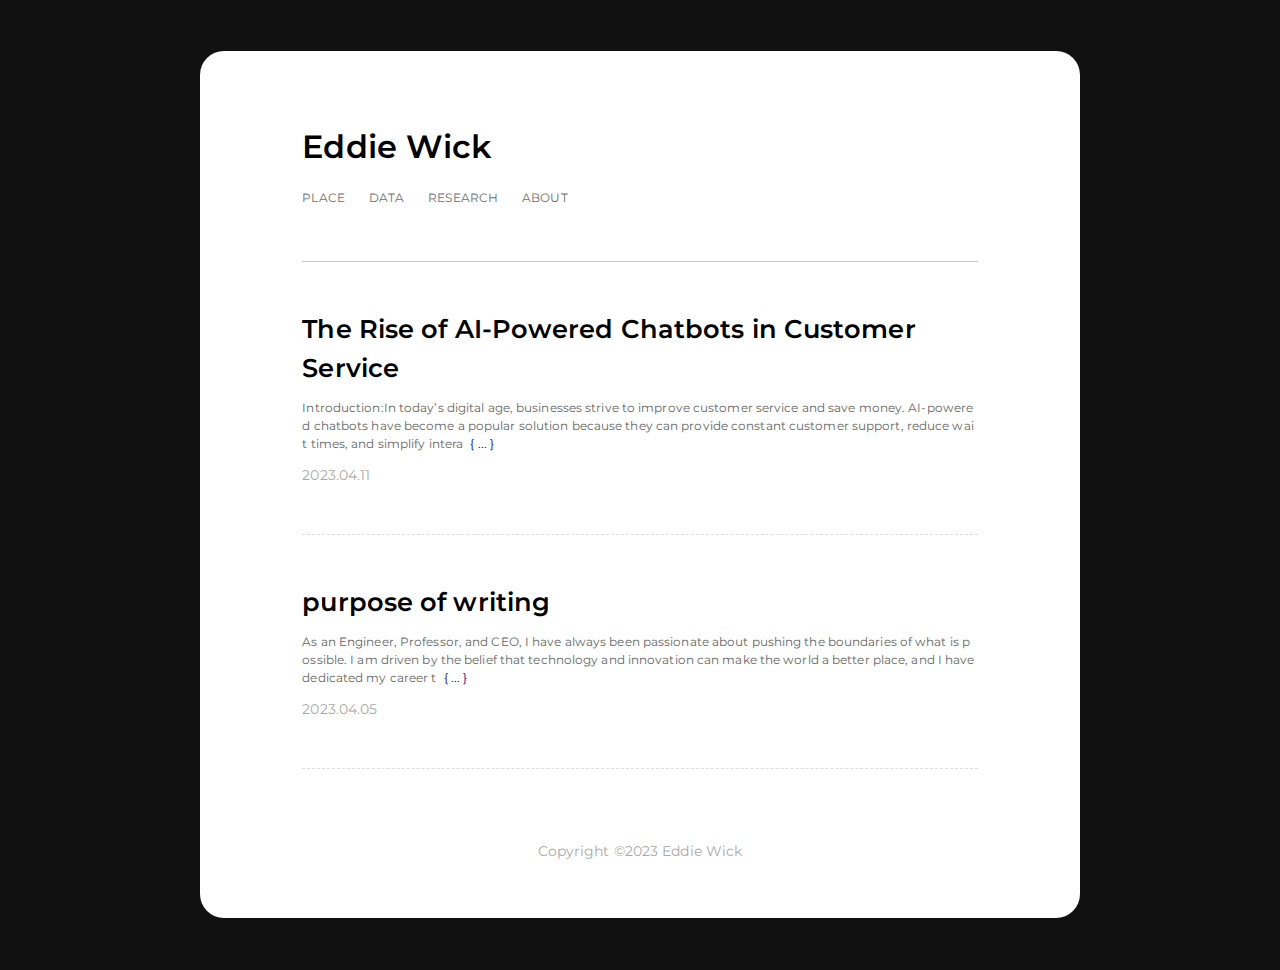
<file: index.html>
<!DOCTYPE html>
<html>
    <head>
    <meta charset="utf-8">
    <meta content="width=device-width, initial-scale=1.0, maximum-scale=1.0, user-scalable=no, viewport-fit=cover" name="viewport" />
    <link rel="alternate icon" type="image/png" href="/img/favicon.png">
    <title>Eddie Wick | </title>
    
<link rel="stylesheet" href="/css/reset.css">

    
<link rel="stylesheet" href="/css/style.css">

    
<link rel="stylesheet" href="/css/markdown.css">

    
<link rel="stylesheet" href="/css/fonts.css">

<meta name="generator" content="Hexo 5.4.2"></head>
    <body>
        <div class="paper">
            <div class="paper-main">
                
                    <div class="header">
    <a class="logo" href="/">Eddie Wick</a>
    <ul class="nav">
        
        <li><a href="/archives">PLACE</a></li>
        
        <li><a href="/data">DATA</a></li>
        
        <li><a href="/research">RESEARCH</a></li>
        
        <li><a href="/about/me">ABOUT</a></li>
        
    </ul>
</div>
                
                <div class="post-list">
    
    <div class="post">
        <a class="post-title" href="/2023/04/11/The%20Rise%20of%20AI-Powered%20Chatbots%20in%20Customer%20Service/">The Rise of AI-Powered Chatbots in Customer Service</a>
        <div class="post-except">
            Introduction:In today’s digital age, businesses strive to improve customer service and save money. AI-powered chatbots have become a popular solution because they can provide constant customer support, reduce wait times, and simplify intera
            <a class="read-more" href="/2023/04/11/The%20Rise%20of%20AI-Powered%20Chatbots%20in%20Customer%20Service/"> ... </a>
        </div>
        <div class="post-date">2023.04.11</div>
    </div>
    
    <div class="post">
        <a class="post-title" href="/2023/04/05/purpose%20of%20writing/">purpose of writing</a>
        <div class="post-except">
            As an Engineer, Professor, and CEO, I have always been passionate about pushing the boundaries of what is possible. I am driven by the belief that technology and innovation can make the world a better place, and I have dedicated my career t
            <a class="read-more" href="/2023/04/05/purpose%20of%20writing/"> ... </a>
        </div>
        <div class="post-date">2023.04.05</div>
    </div>
    
</div>

                <div class="footer">
    <span>Copyright ©2023 Eddie Wick</span>
</div>


<link rel="stylesheet" href="/css/a11y-dark.min.css">


<script src="/js/highlight.min.js"></script>


<script src="/js/highlightjs-line-numbers.js"></script>


<script>
    hljs.initHighlightingOnLoad();
    hljs.initLineNumbersOnLoad();
</script>

            </div>
        </div>
    </body>
</html>
</file>
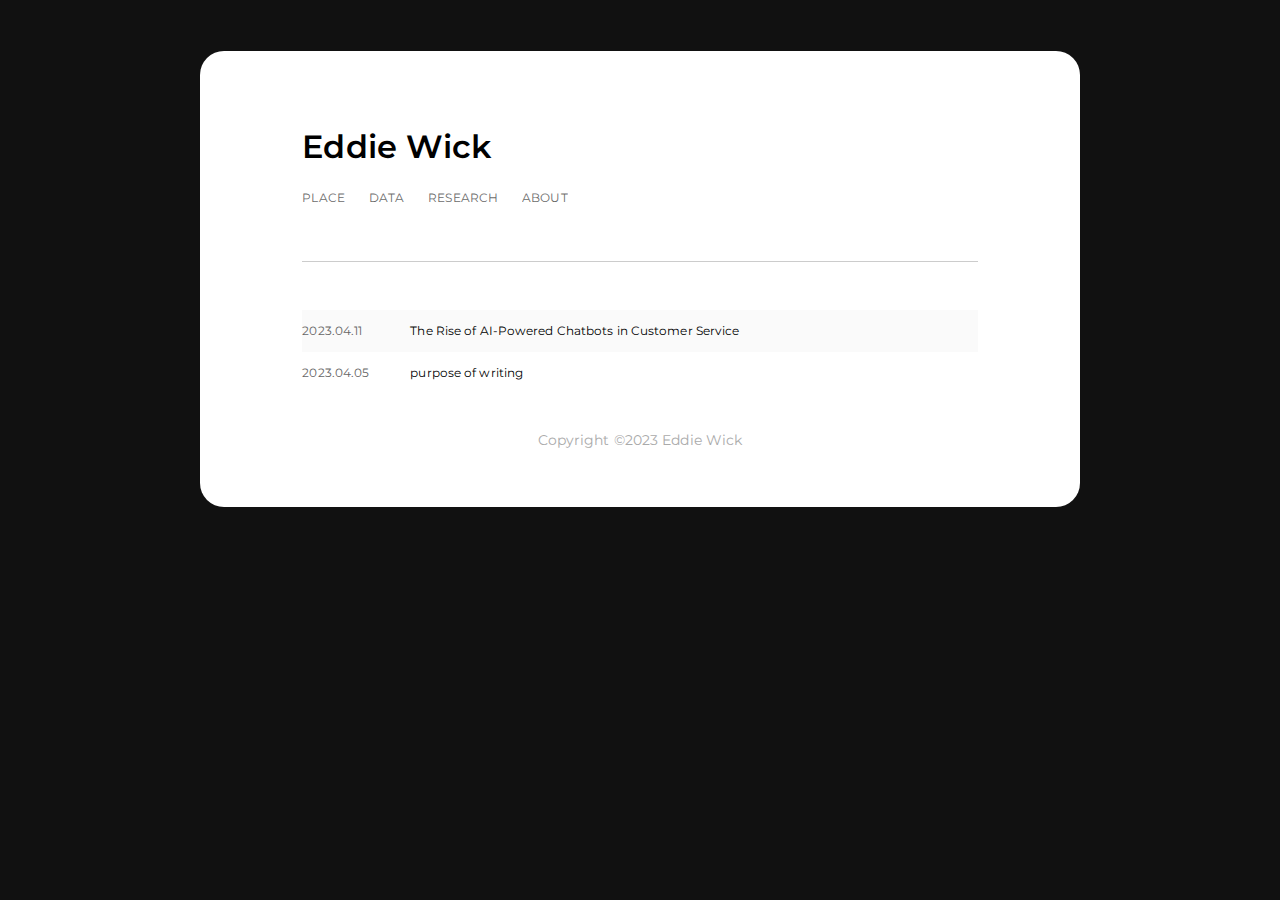
<file: archives/index.html>
<!DOCTYPE html>
<html>
    <head>
    <meta charset="utf-8">
    <meta content="width=device-width, initial-scale=1.0, maximum-scale=1.0, user-scalable=no, viewport-fit=cover" name="viewport" />
    <link rel="alternate icon" type="image/png" href="/img/favicon.png">
    <title>Eddie Wick | </title>
    
<link rel="stylesheet" href="/css/reset.css">

    
<link rel="stylesheet" href="/css/style.css">

    
<link rel="stylesheet" href="/css/markdown.css">

    
<link rel="stylesheet" href="/css/fonts.css">

<meta name="generator" content="Hexo 5.4.2"></head>
    <body>
        <div class="paper">
            <div class="paper-main">
                
                    <div class="header">
    <a class="logo" href="/">Eddie Wick</a>
    <ul class="nav">
        
        <li><a href="/archives">PLACE</a></li>
        
        <li><a href="/data">DATA</a></li>
        
        <li><a href="/research">RESEARCH</a></li>
        
        <li><a href="/about/me">ABOUT</a></li>
        
    </ul>
</div>
                
                <div class="archive-list">
    <ul class="archive">
        
        <li>
            <span class="archive-date">2023.04.11</span>
            <div class="archive-main">
                <a class="archive-title" href="/2023/04/11/The%20Rise%20of%20AI-Powered%20Chatbots%20in%20Customer%20Service/">The Rise of AI-Powered Chatbots in Customer Service</a>
                <!-- <a class="read-more" href="/2023/04/11/The%20Rise%20of%20AI-Powered%20Chatbots%20in%20Customer%20Service/"> ... </a> -->
            </div>
        </li>
        
        <li>
            <span class="archive-date">2023.04.05</span>
            <div class="archive-main">
                <a class="archive-title" href="/2023/04/05/purpose%20of%20writing/">purpose of writing</a>
                <!-- <a class="read-more" href="/2023/04/05/purpose%20of%20writing/"> ... </a> -->
            </div>
        </li>
        
    </ul>
</div>

                <div class="footer">
    <span>Copyright ©2023 Eddie Wick</span>
</div>


<link rel="stylesheet" href="/css/a11y-dark.min.css">


<script src="/js/highlight.min.js"></script>


<script src="/js/highlightjs-line-numbers.js"></script>


<script>
    hljs.initHighlightingOnLoad();
    hljs.initLineNumbersOnLoad();
</script>

            </div>
        </div>
    </body>
</html>
</file>
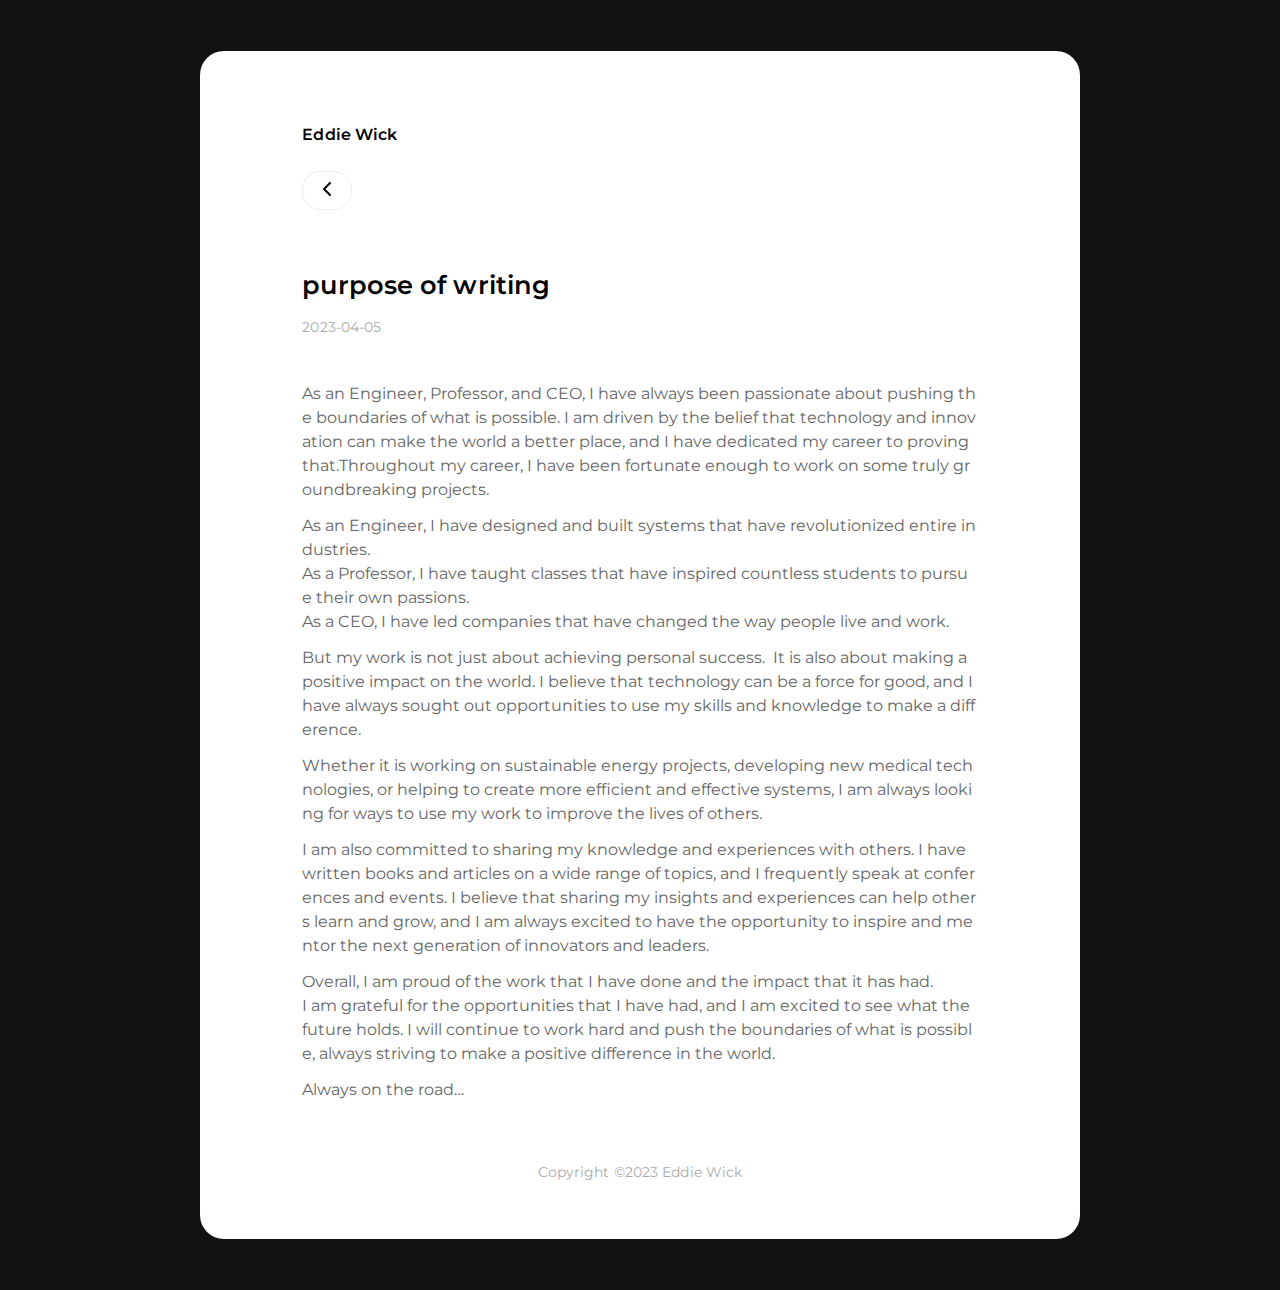
<file: 2023/04/05/purpose of writing/index.html>
<!DOCTYPE html>
<html>
    <head>
    <meta charset="utf-8">
    <meta content="width=device-width, initial-scale=1.0, maximum-scale=1.0, user-scalable=no, viewport-fit=cover" name="viewport" />
    <link rel="alternate icon" type="image/png" href="/img/favicon.png">
    <title>Eddie Wick | </title>
    
<link rel="stylesheet" href="/css/reset.css">

    
<link rel="stylesheet" href="/css/style.css">

    
<link rel="stylesheet" href="/css/markdown.css">

    
<link rel="stylesheet" href="/css/fonts.css">

<meta name="generator" content="Hexo 5.4.2"></head>
    <body>
        <div class="paper">
            <div class="paper-main">
                
                    <div class="post-header">
    <a class="logo" href="/">Eddie Wick</a>
    <a class="go-home" href="/">
        <svg width="8" height="14" viewBox="0 0 8 14">
            <path d="M7 1L1 7l6 6" stroke="#000" stroke-width="2" fill="none" fill-rule="evenodd" stroke-linecap="round" stroke-linejoin="round"/>
        </svg>
    </a>
</div>
                
                <div class="post-main">

    
    
        <div class="post-main-title">
            purpose of writing
        </div>
        <div class="post-meta">
            2023-04-05
        </div>
        <div class="post-md">
            <p>As an Engineer, Professor, and CEO, I have always been passionate about pushing the boundaries of what is possible. I am driven by the belief that technology and innovation can make the world a better place, and I have dedicated my career to proving that.Throughout my career, I have been fortunate enough to work on some truly groundbreaking projects.</p>
<p>As an Engineer, I have designed and built systems that have revolutionized entire industries.<br>As a Professor, I have taught classes that have inspired countless students to pursue their own passions.<br>As a CEO, I have led companies that have changed the way people live and work.</p>
<p>But my work is not just about achieving personal success.  It is also about making a positive impact on the world. I believe that technology can be a force for good, and I have always sought out opportunities to use my skills and knowledge to make a difference.  </p>
<p>Whether it is working on sustainable energy projects, developing new medical technologies, or helping to create more efficient and effective systems, I am always looking for ways to use my work to improve the lives of others.  </p>
<p>I am also committed to sharing my knowledge and experiences with others. I have written books and articles on a wide range of topics, and I frequently speak at conferences and events. I believe that sharing my insights and experiences can help others learn and grow, and I am always excited to have the opportunity to inspire and mentor the next generation of innovators and leaders.  </p>
<p>Overall, I am proud of the work that I have done and the impact that it has had.<br>I am grateful for the opportunities that I have had, and I am excited to see what the future holds. I will continue to work hard and push the boundaries of what is possible, always striving to make a positive difference in the world.</p>
<p>Always on the road…</p>

        </div>

    

</div>
                <div class="footer">
    <span>Copyright ©2023 Eddie Wick</span>
</div>


<link rel="stylesheet" href="/css/a11y-dark.min.css">


<script src="/js/highlight.min.js"></script>


<script src="/js/highlightjs-line-numbers.js"></script>


<script>
    hljs.initHighlightingOnLoad();
    hljs.initLineNumbersOnLoad();
</script>

            </div>
        </div>
    </body>
</html>
</file>
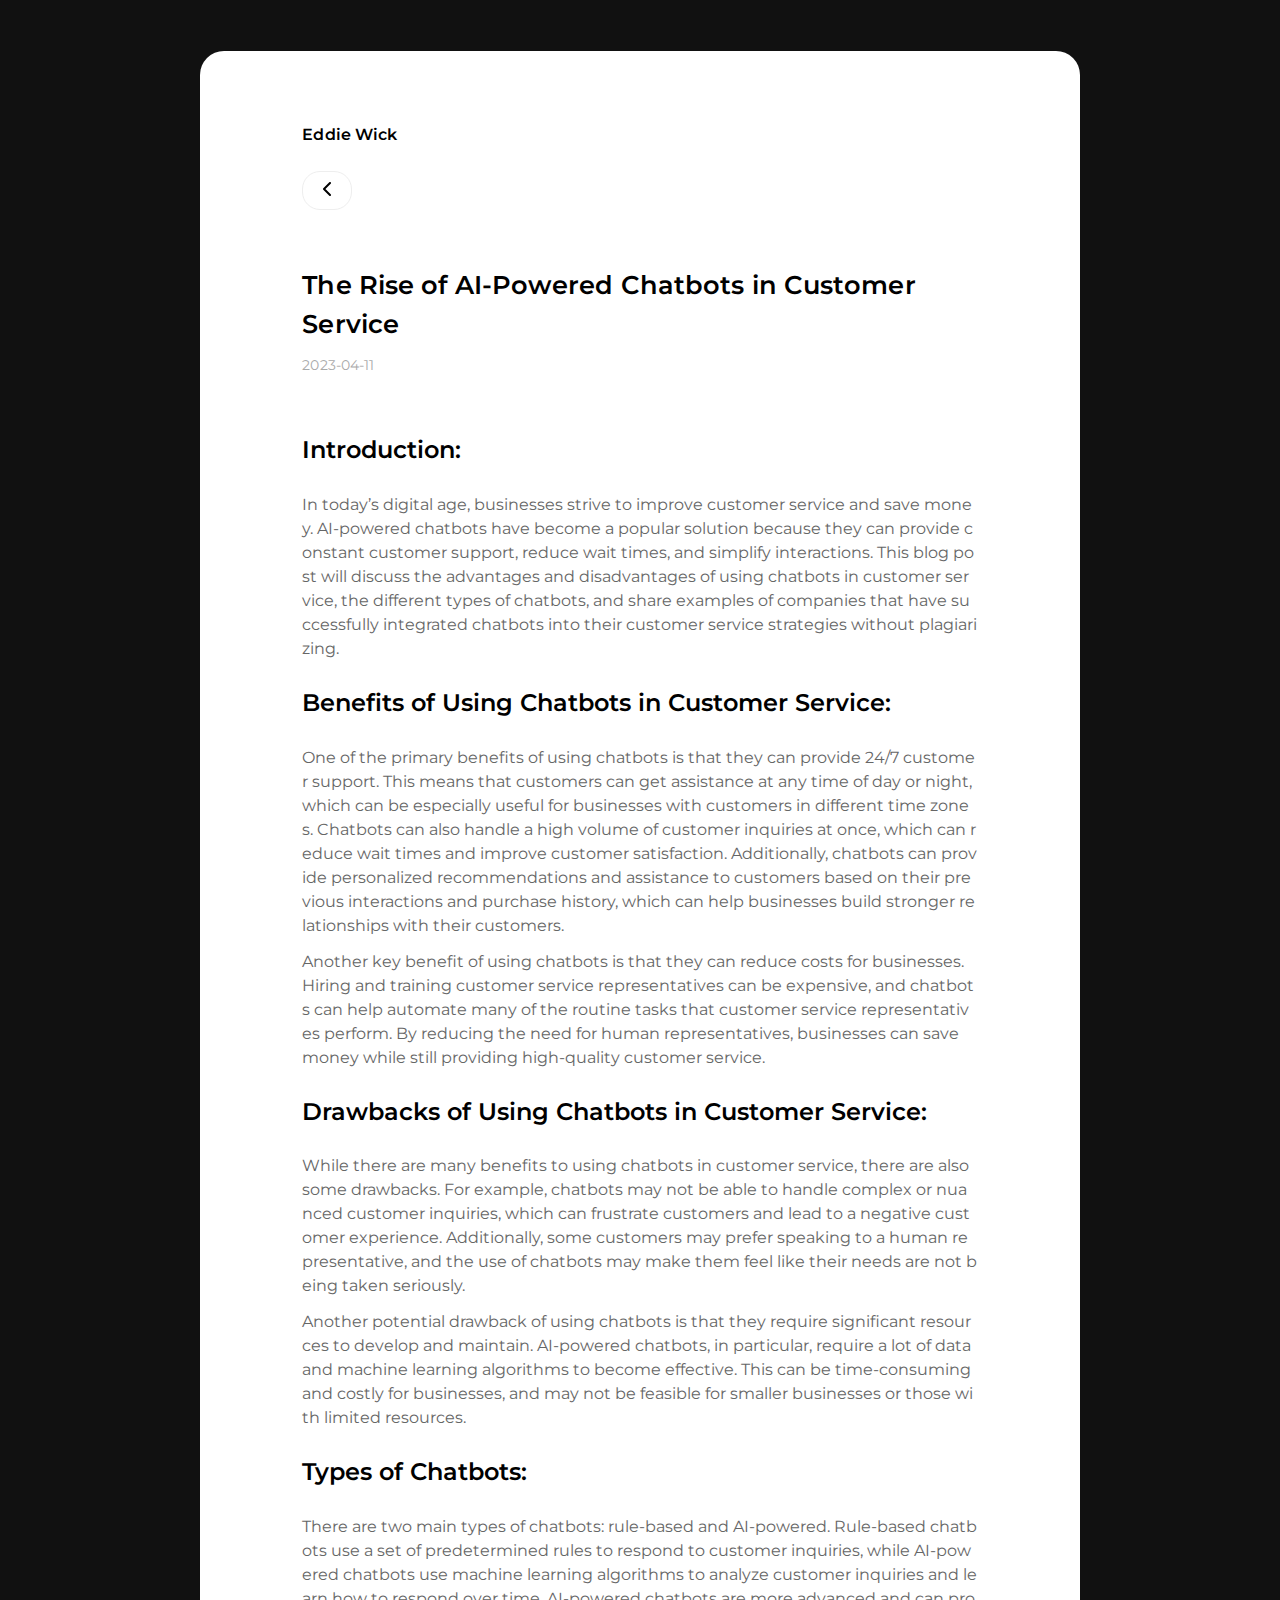
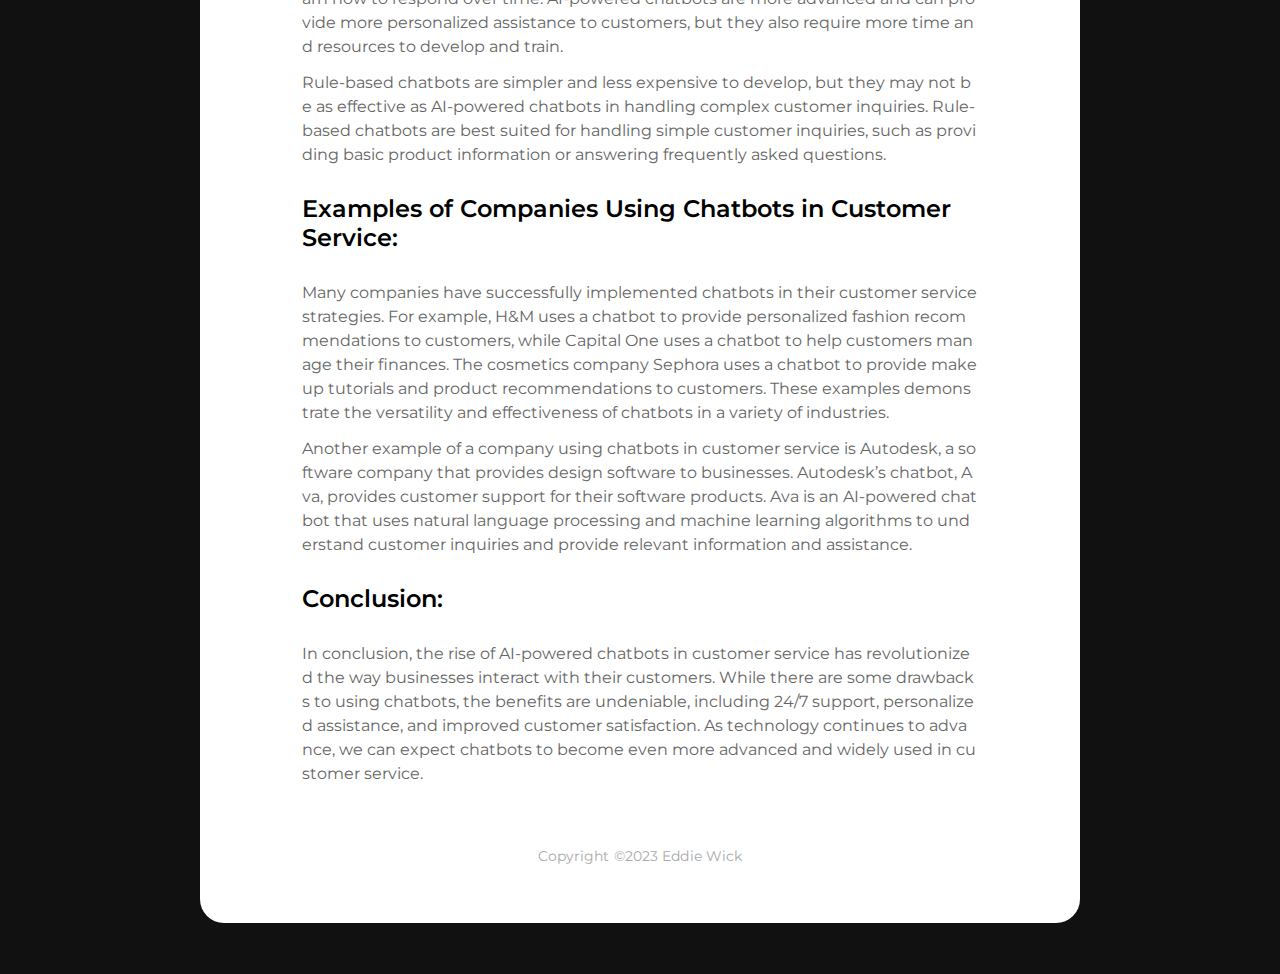
<file: 2023/04/11/The Rise of AI-Powered Chatbots in Customer Service/index.html>
<!DOCTYPE html>
<html>
    <head>
    <meta charset="utf-8">
    <meta content="width=device-width, initial-scale=1.0, maximum-scale=1.0, user-scalable=no, viewport-fit=cover" name="viewport" />
    <link rel="alternate icon" type="image/png" href="/img/favicon.png">
    <title>Eddie Wick | </title>
    
<link rel="stylesheet" href="/css/reset.css">

    
<link rel="stylesheet" href="/css/style.css">

    
<link rel="stylesheet" href="/css/markdown.css">

    
<link rel="stylesheet" href="/css/fonts.css">

<meta name="generator" content="Hexo 5.4.2"></head>
    <body>
        <div class="paper">
            <div class="paper-main">
                
                    <div class="post-header">
    <a class="logo" href="/">Eddie Wick</a>
    <a class="go-home" href="/">
        <svg width="8" height="14" viewBox="0 0 8 14">
            <path d="M7 1L1 7l6 6" stroke="#000" stroke-width="2" fill="none" fill-rule="evenodd" stroke-linecap="round" stroke-linejoin="round"/>
        </svg>
    </a>
</div>
                
                <div class="post-main">

    
    
        <div class="post-main-title">
            The Rise of AI-Powered Chatbots in Customer Service
        </div>
        <div class="post-meta">
            2023-04-11
        </div>
        <div class="post-md">
            <h4 id="Introduction"><a href="#Introduction" class="headerlink" title="Introduction:"></a>Introduction:</h4><p>In today’s digital age, businesses strive to improve customer service and save money. AI-powered chatbots have become a popular solution because they can provide constant customer support, reduce wait times, and simplify interactions. This blog post will discuss the advantages and disadvantages of using chatbots in customer service, the different types of chatbots, and share examples of companies that have successfully integrated chatbots into their customer service strategies without plagiarizing.</p>
<h4 id="Benefits-of-Using-Chatbots-in-Customer-Service"><a href="#Benefits-of-Using-Chatbots-in-Customer-Service" class="headerlink" title="Benefits of Using Chatbots in Customer Service:"></a>Benefits of Using Chatbots in Customer Service:</h4><p>One of the primary benefits of using chatbots is that they can provide 24&#x2F;7 customer support. This means that customers can get assistance at any time of day or night, which can be especially useful for businesses with customers in different time zones. Chatbots can also handle a high volume of customer inquiries at once, which can reduce wait times and improve customer satisfaction. Additionally, chatbots can provide personalized recommendations and assistance to customers based on their previous interactions and purchase history, which can help businesses build stronger relationships with their customers.</p>
<p>Another key benefit of using chatbots is that they can reduce costs for businesses. Hiring and training customer service representatives can be expensive, and chatbots can help automate many of the routine tasks that customer service representatives perform. By reducing the need for human representatives, businesses can save money while still providing high-quality customer service.</p>
<h4 id="Drawbacks-of-Using-Chatbots-in-Customer-Service"><a href="#Drawbacks-of-Using-Chatbots-in-Customer-Service" class="headerlink" title="Drawbacks of Using Chatbots in Customer Service:"></a>Drawbacks of Using Chatbots in Customer Service:</h4><p>While there are many benefits to using chatbots in customer service, there are also some drawbacks. For example, chatbots may not be able to handle complex or nuanced customer inquiries, which can frustrate customers and lead to a negative customer experience. Additionally, some customers may prefer speaking to a human representative, and the use of chatbots may make them feel like their needs are not being taken seriously.</p>
<p>Another potential drawback of using chatbots is that they require significant resources to develop and maintain. AI-powered chatbots, in particular, require a lot of data and machine learning algorithms to become effective. This can be time-consuming and costly for businesses, and may not be feasible for smaller businesses or those with limited resources.</p>
<h4 id="Types-of-Chatbots"><a href="#Types-of-Chatbots" class="headerlink" title="Types of Chatbots:"></a>Types of Chatbots:</h4><p>There are two main types of chatbots: rule-based and AI-powered. Rule-based chatbots use a set of predetermined rules to respond to customer inquiries, while AI-powered chatbots use machine learning algorithms to analyze customer inquiries and learn how to respond over time. AI-powered chatbots are more advanced and can provide more personalized assistance to customers, but they also require more time and resources to develop and train.</p>
<p>Rule-based chatbots are simpler and less expensive to develop, but they may not be as effective as AI-powered chatbots in handling complex customer inquiries. Rule-based chatbots are best suited for handling simple customer inquiries, such as providing basic product information or answering frequently asked questions.</p>
<h4 id="Examples-of-Companies-Using-Chatbots-in-Customer-Service"><a href="#Examples-of-Companies-Using-Chatbots-in-Customer-Service" class="headerlink" title="Examples of Companies Using Chatbots in Customer Service:"></a>Examples of Companies Using Chatbots in Customer Service:</h4><p>Many companies have successfully implemented chatbots in their customer service strategies. For example, H&amp;M uses a chatbot to provide personalized fashion recommendations to customers, while Capital One uses a chatbot to help customers manage their finances. The cosmetics company Sephora uses a chatbot to provide makeup tutorials and product recommendations to customers. These examples demonstrate the versatility and effectiveness of chatbots in a variety of industries.</p>
<p>Another example of a company using chatbots in customer service is Autodesk, a software company that provides design software to businesses. Autodesk’s chatbot, Ava, provides customer support for their software products. Ava is an AI-powered chatbot that uses natural language processing and machine learning algorithms to understand customer inquiries and provide relevant information and assistance.</p>
<h4 id="Conclusion"><a href="#Conclusion" class="headerlink" title="Conclusion:"></a>Conclusion:</h4><p>In conclusion, the rise of AI-powered chatbots in customer service has revolutionized the way businesses interact with their customers. While there are some drawbacks to using chatbots, the benefits are undeniable, including 24&#x2F;7 support, personalized assistance, and improved customer satisfaction. As technology continues to advance, we can expect chatbots to become even more advanced and widely used in customer service.</p>

        </div>

    

</div>
                <div class="footer">
    <span>Copyright ©2023 Eddie Wick</span>
</div>


<link rel="stylesheet" href="/css/a11y-dark.min.css">


<script src="/js/highlight.min.js"></script>


<script src="/js/highlightjs-line-numbers.js"></script>


<script>
    hljs.initHighlightingOnLoad();
    hljs.initLineNumbersOnLoad();
</script>

            </div>
        </div>
    </body>
</html>
</file>
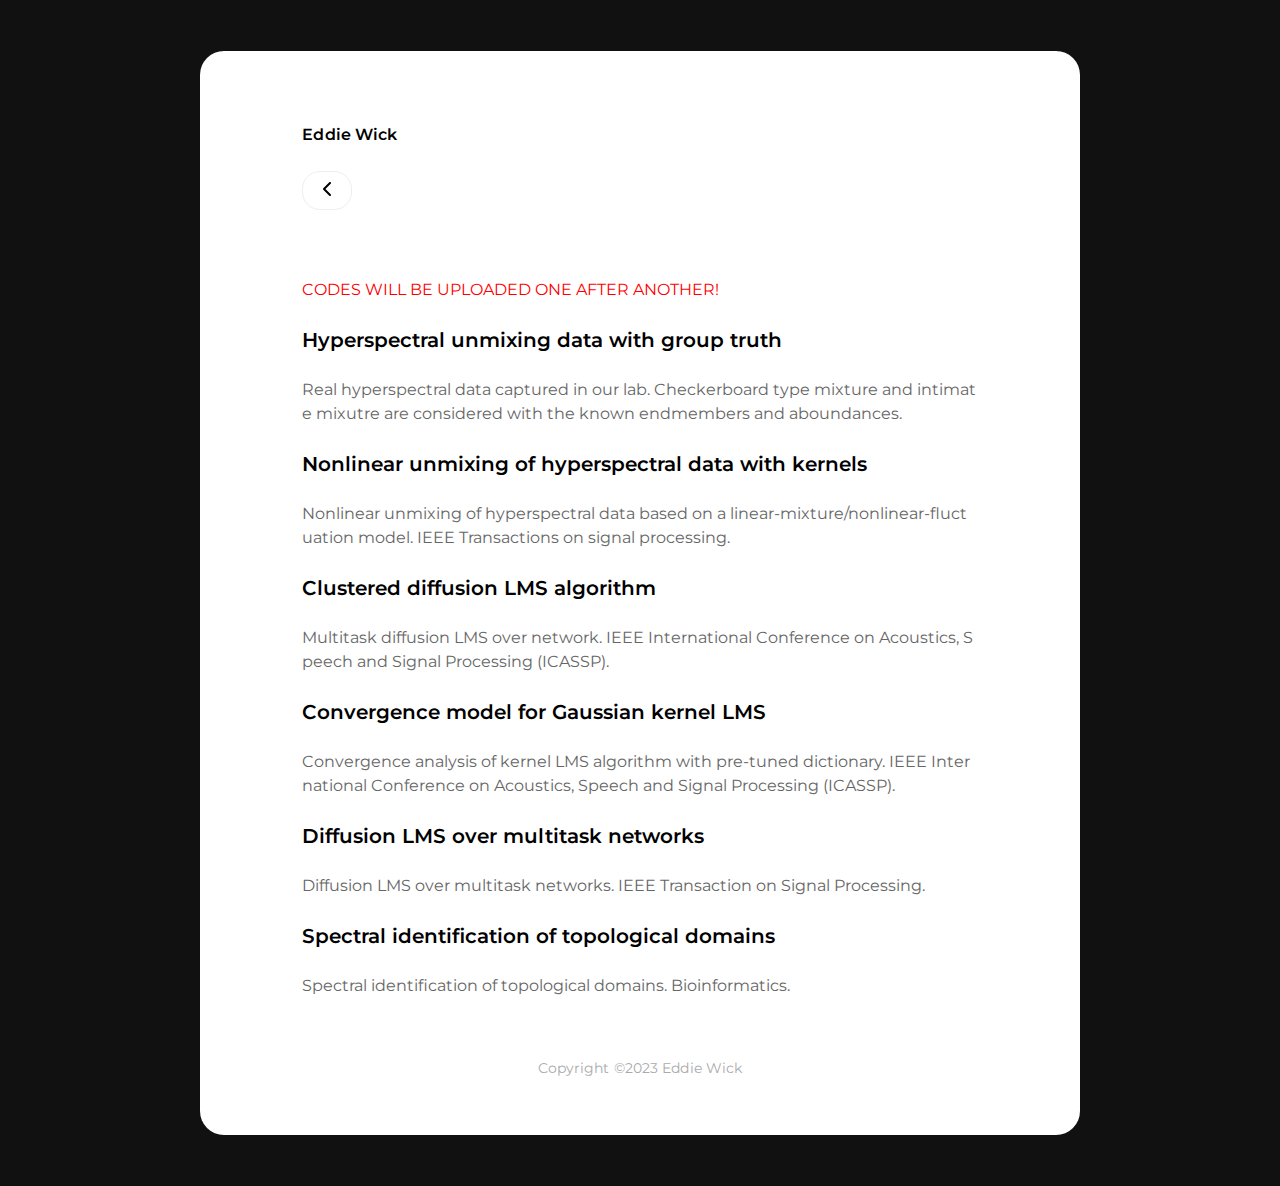
<file: data.html>
<!DOCTYPE html>
<html>
    <head>
    <meta charset="utf-8">
    <meta content="width=device-width, initial-scale=1.0, maximum-scale=1.0, user-scalable=no, viewport-fit=cover" name="viewport" />
    <link rel="alternate icon" type="image/png" href="/img/favicon.png">
    <title>Eddie Wick | </title>
    
<link rel="stylesheet" href="/css/reset.css">

    
<link rel="stylesheet" href="/css/style.css">

    
<link rel="stylesheet" href="/css/markdown.css">

    
<link rel="stylesheet" href="/css/fonts.css">

<meta name="generator" content="Hexo 5.4.2"></head>
    <body>
        <div class="paper">
            <div class="paper-main">
                
                    <div class="post-header">
    <a class="logo" href="/">Eddie Wick</a>
    <a class="go-home" href="/">
        <svg width="8" height="14" viewBox="0 0 8 14">
            <path d="M7 1L1 7l6 6" stroke="#000" stroke-width="2" fill="none" fill-rule="evenodd" stroke-linecap="round" stroke-linejoin="round"/>
        </svg>
    </a>
</div>
                
                <div class="post-main">

    

        <div class="post-md">
            <p><font color="red">CODES WILL BE UPLOADED ONE AFTER ANOTHER!</font></p>
<h5 id="Hyperspectral-unmixing-data-with-group-truth"><a href="#Hyperspectral-unmixing-data-with-group-truth" class="headerlink" title="Hyperspectral unmixing data with group truth"></a>Hyperspectral unmixing data with group truth</h5><p>Real hyperspectral data captured in our lab. Checkerboard type mixture and intimate mixutre are considered with the known endmembers and aboundances.</p>
<h5 id="Nonlinear-unmixing-of-hyperspectral-data-with-kernels"><a href="#Nonlinear-unmixing-of-hyperspectral-data-with-kernels" class="headerlink" title="Nonlinear unmixing of hyperspectral data with kernels"></a>Nonlinear unmixing of hyperspectral data with kernels</h5><p>Nonlinear unmixing of hyperspectral data based on a linear-mixture&#x2F;nonlinear-fluctuation model. IEEE Transactions on signal processing.</p>
<h5 id="Clustered-diffusion-LMS-algorithm"><a href="#Clustered-diffusion-LMS-algorithm" class="headerlink" title="Clustered diffusion LMS algorithm"></a>Clustered diffusion LMS algorithm</h5><p>Multitask diffusion LMS over network. IEEE International Conference on Acoustics, Speech and Signal Processing (ICASSP).</p>
<h5 id="Convergence-model-for-Gaussian-kernel-LMS"><a href="#Convergence-model-for-Gaussian-kernel-LMS" class="headerlink" title="Convergence model for Gaussian kernel LMS"></a>Convergence model for Gaussian kernel LMS</h5><p>Convergence analysis of kernel LMS algorithm with pre-tuned dictionary. IEEE International Conference on Acoustics, Speech and Signal Processing (ICASSP).</p>
<h5 id="Diffusion-LMS-over-multitask-networks"><a href="#Diffusion-LMS-over-multitask-networks" class="headerlink" title="Diffusion LMS over multitask networks"></a>Diffusion LMS over multitask networks</h5><p>Diffusion LMS over multitask networks. IEEE Transaction on Signal Processing.</p>
<h5 id="Spectral-identification-of-topological-domains"><a href="#Spectral-identification-of-topological-domains" class="headerlink" title="Spectral identification of topological domains"></a>Spectral identification of topological domains</h5><p>Spectral identification of topological domains. Bioinformatics. </p>

        </div>

    

</div>
                <div class="footer">
    <span>Copyright ©2023 Eddie Wick</span>
</div>


<link rel="stylesheet" href="/css/a11y-dark.min.css">


<script src="/js/highlight.min.js"></script>


<script src="/js/highlightjs-line-numbers.js"></script>


<script>
    hljs.initHighlightingOnLoad();
    hljs.initLineNumbersOnLoad();
</script>

            </div>
        </div>
    </body>
</html>
</file>
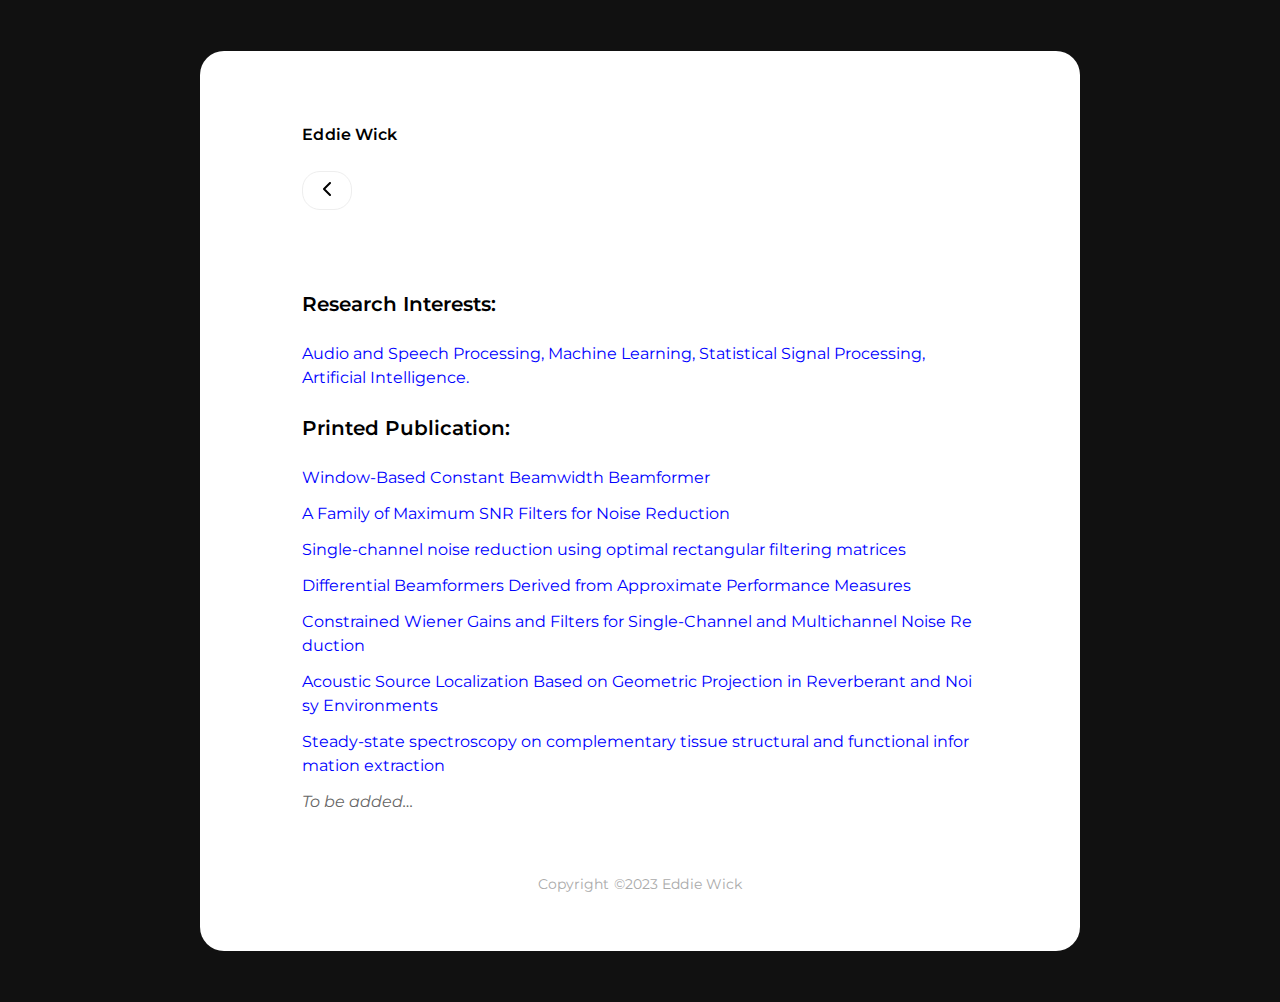
<file: research.html>
<!DOCTYPE html>
<html>
    <head>
    <meta charset="utf-8">
    <meta content="width=device-width, initial-scale=1.0, maximum-scale=1.0, user-scalable=no, viewport-fit=cover" name="viewport" />
    <link rel="alternate icon" type="image/png" href="/img/favicon.png">
    <title>Eddie Wick | </title>
    
<link rel="stylesheet" href="/css/reset.css">

    
<link rel="stylesheet" href="/css/style.css">

    
<link rel="stylesheet" href="/css/markdown.css">

    
<link rel="stylesheet" href="/css/fonts.css">

<meta name="generator" content="Hexo 5.4.2"></head>
    <body>
        <div class="paper">
            <div class="paper-main">
                
                    <div class="post-header">
    <a class="logo" href="/">Eddie Wick</a>
    <a class="go-home" href="/">
        <svg width="8" height="14" viewBox="0 0 8 14">
            <path d="M7 1L1 7l6 6" stroke="#000" stroke-width="2" fill="none" fill-rule="evenodd" stroke-linecap="round" stroke-linejoin="round"/>
        </svg>
    </a>
</div>
                
                <div class="post-main">

    

        <div class="post-md">
            <h5 id="Research-Interests"><a href="#Research-Interests" class="headerlink" title="Research Interests:"></a>Research Interests:</h5><font color="blue">
Audio and Speech Processing, Machine Learning, Statistical Signal Processing, Artificial Intelligence.  
</font>

<h5 id="Printed-Publication"><a href="#Printed-Publication" class="headerlink" title="Printed Publication:"></a>Printed Publication:</h5><font color="blue">

<p>Window-Based Constant Beamwidth Beamformer </p>
<p>A Family of Maximum SNR Filters for Noise Reduction</p>
<p>Single-channel noise reduction using optimal rectangular filtering matrices </p>
<p>Differential Beamformers Derived from Approximate Performance Measures </p>
<p>Constrained Wiener Gains and Filters for Single-Channel and Multichannel Noise Reduction  </p>
<p>Acoustic Source Localization Based on Geometric Projection in Reverberant and Noisy Environments</p>
<p>Steady-state spectroscopy on complementary tissue structural and functional information extraction  </p>
</font>





<p><em>To be added…</em></p>

        </div>

    

</div>
                <div class="footer">
    <span>Copyright ©2023 Eddie Wick</span>
</div>


<link rel="stylesheet" href="/css/a11y-dark.min.css">


<script src="/js/highlight.min.js"></script>


<script src="/js/highlightjs-line-numbers.js"></script>


<script>
    hljs.initHighlightingOnLoad();
    hljs.initLineNumbersOnLoad();
</script>

            </div>
        </div>
    </body>
</html>
</file>
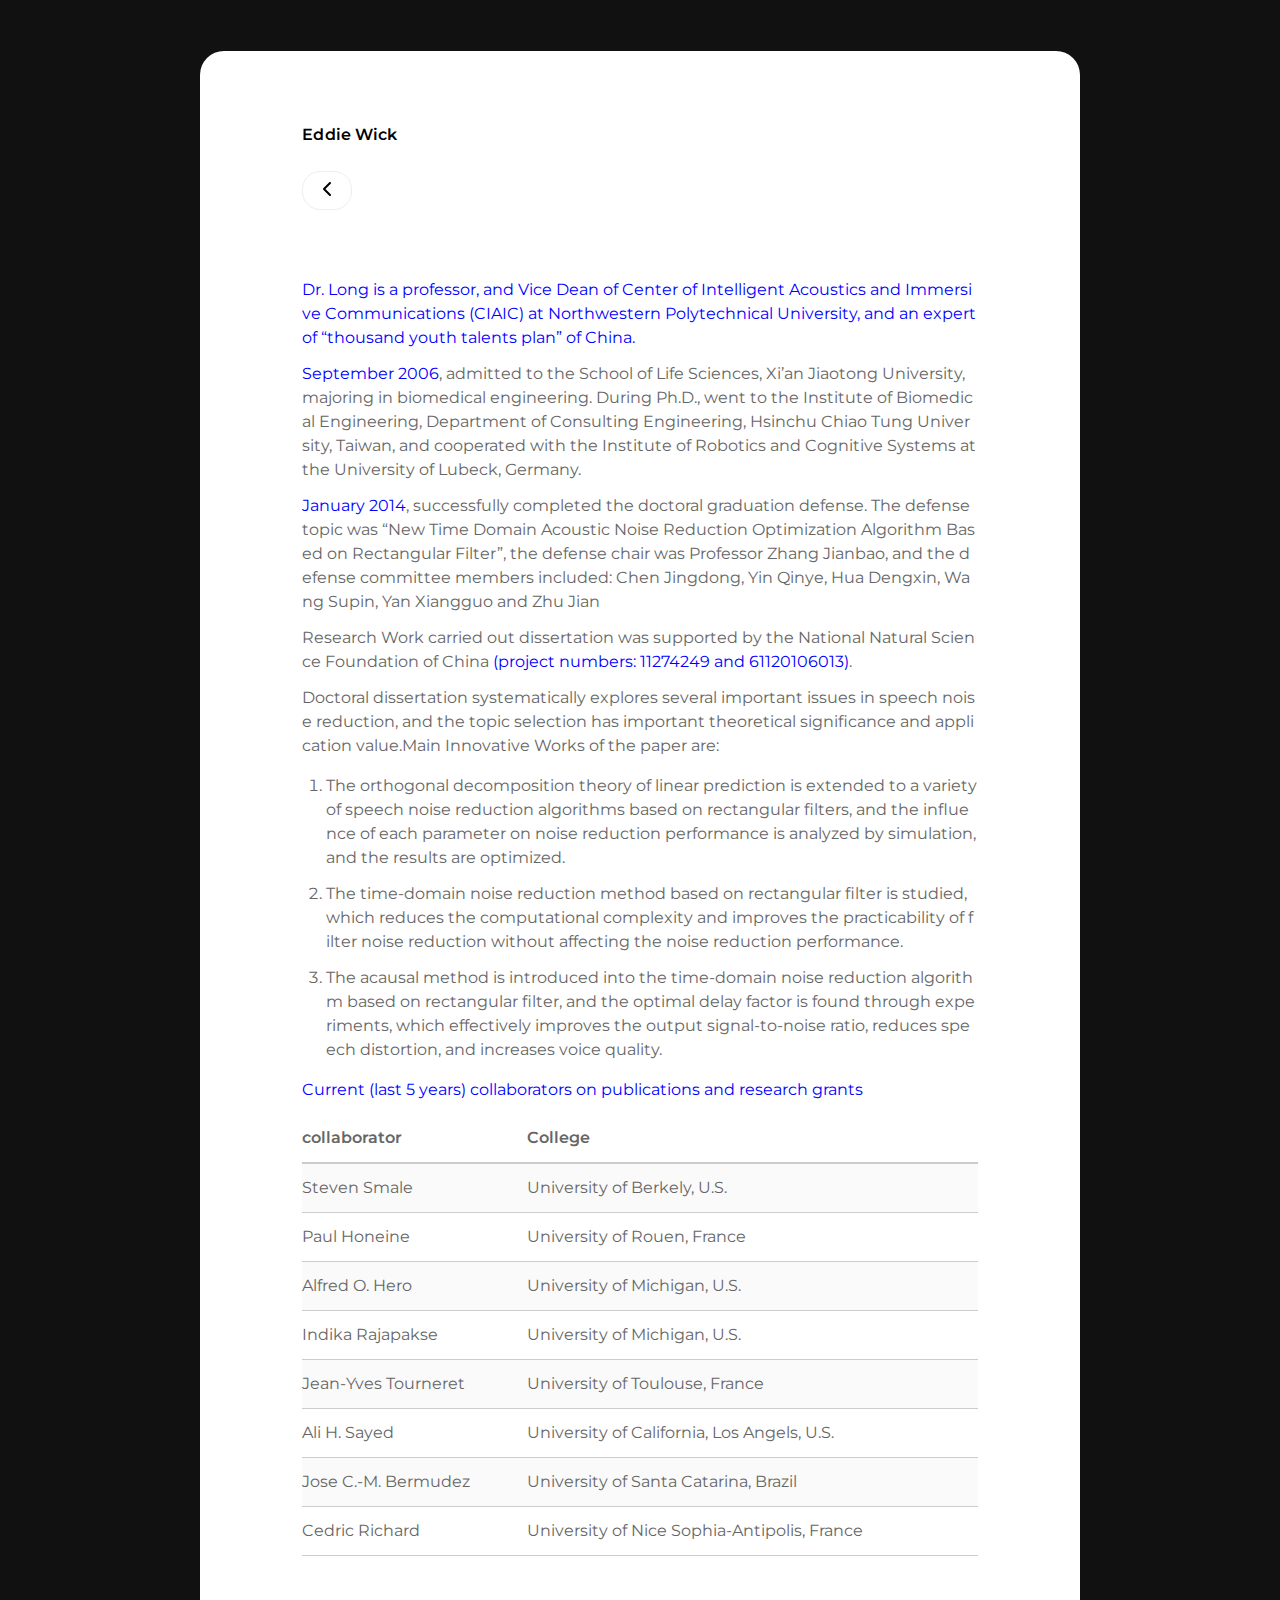
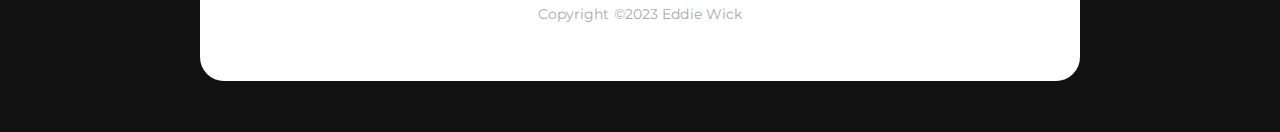
<file: about/me.html>
<!DOCTYPE html>
<html>
    <head>
    <meta charset="utf-8">
    <meta content="width=device-width, initial-scale=1.0, maximum-scale=1.0, user-scalable=no, viewport-fit=cover" name="viewport" />
    <link rel="alternate icon" type="image/png" href="/img/favicon.png">
    <title>Eddie Wick | </title>
    
<link rel="stylesheet" href="/css/reset.css">

    
<link rel="stylesheet" href="/css/style.css">

    
<link rel="stylesheet" href="/css/markdown.css">

    
<link rel="stylesheet" href="/css/fonts.css">

<meta name="generator" content="Hexo 5.4.2"></head>
    <body>
        <div class="paper">
            <div class="paper-main">
                
                    <div class="post-header">
    <a class="logo" href="/">Eddie Wick</a>
    <a class="go-home" href="/">
        <svg width="8" height="14" viewBox="0 0 8 14">
            <path d="M7 1L1 7l6 6" stroke="#000" stroke-width="2" fill="none" fill-rule="evenodd" stroke-linecap="round" stroke-linejoin="round"/>
        </svg>
    </a>
</div>
                
                <div class="post-main">

    

        <div class="post-md">
            <p><font color="blue">Dr. Long is a professor, and Vice Dean of Center of Intelligent Acoustics and Immersive Communications (CIAIC) at Northwestern Polytechnical University, and an expert of “thousand youth talents plan” of China. </font></p>
<p><font color="blue">September 2006</font>, admitted to the School of Life Sciences, Xi’an Jiaotong University, majoring in biomedical engineering. During Ph.D., went to the Institute of Biomedical Engineering, Department of Consulting Engineering, Hsinchu Chiao Tung University, Taiwan, and cooperated with the Institute of Robotics and Cognitive Systems at the University of Lubeck, Germany.</p>
<p><font color="blue">January 2014</font>, successfully completed the doctoral graduation defense. The defense topic was “New Time Domain Acoustic Noise Reduction Optimization Algorithm Based on Rectangular Filter”, the defense chair was Professor Zhang Jianbao, and the defense committee members included: Chen Jingdong, Yin Qinye, Hua Dengxin, Wang Supin, Yan Xiangguo and Zhu Jian</p>
<p>Research Work carried out dissertation was supported by the National Natural Science Foundation of China <font color="blue">(project numbers: 11274249 and 61120106013)</font>.</p>
<p>Doctoral dissertation systematically explores several important issues in speech noise reduction, and the topic selection has important theoretical significance and application value.Main Innovative Works of the paper are:</p>
<ol>
<li><p>The orthogonal decomposition theory of linear prediction is extended to a variety of speech noise reduction algorithms based on rectangular filters, and the influence of each parameter on noise reduction performance is analyzed by simulation, and the results are optimized.</p>
</li>
<li><p>The time-domain noise reduction method based on rectangular filter is studied, which reduces the computational complexity and improves the practicability of filter noise reduction without affecting the noise reduction performance.</p>
</li>
<li><p>The acausal method is introduced into the time-domain noise reduction algorithm based on rectangular filter, and the optimal delay factor is found through experiments, which effectively improves the output signal-to-noise ratio, reduces speech distortion, and increases voice quality.</p>
</li>
</ol>
<p><font color="blue">Current (last 5 years) collaborators on publications and research grants</font></p>
<table>
<thead>
<tr>
<th align="left">collaborator</th>
<th align="left">College</th>
</tr>
</thead>
<tbody><tr>
<td align="left">Steven Smale</td>
<td align="left">University of Berkely, U.S.</td>
</tr>
<tr>
<td align="left">Paul Honeine</td>
<td align="left">University of Rouen, France</td>
</tr>
<tr>
<td align="left">Alfred O. Hero</td>
<td align="left">University of Michigan, U.S.</td>
</tr>
<tr>
<td align="left">Indika Rajapakse</td>
<td align="left">University of Michigan, U.S.</td>
</tr>
<tr>
<td align="left">Jean-Yves Tourneret</td>
<td align="left">University of Toulouse, France</td>
</tr>
<tr>
<td align="left">Ali H. Sayed</td>
<td align="left">University of California, Los Angels, U.S.</td>
</tr>
<tr>
<td align="left">Jose C.-M. Bermudez</td>
<td align="left">University of Santa Catarina, Brazil</td>
</tr>
<tr>
<td align="left">Cedric Richard</td>
<td align="left">University of Nice Sophia-Antipolis, France</td>
</tr>
</tbody></table>

        </div>

    

</div>
                <div class="footer">
    <span>Copyright ©2023 Eddie Wick</span>
</div>


<link rel="stylesheet" href="/css/a11y-dark.min.css">


<script src="/js/highlight.min.js"></script>


<script src="/js/highlightjs-line-numbers.js"></script>


<script>
    hljs.initHighlightingOnLoad();
    hljs.initLineNumbersOnLoad();
</script>

            </div>
        </div>
    </body>
</html>
</file>
<file: css/style.css>
@charset "utf-8";

:root
{
    --font-color-0: #04077e;
    --font-color-1: #000;
    --font-color-2: #666;
    --font-color-3: #aaa;
    --bg-color-1: #eee;
    --line-1: #ccc;
    --line-2: #ddd;
}
p
{
    word-wrap: break-word;
    word-break: break-all;
    white-space: pre-wrap;
}

body
{
    font-family: "Montserrat", "SF UI Text", "PingFang SC", "Hiragino Sans GB", "Microsoft YaHei", "Segoe UI", "Helvetica Neue", Helvetica, "Apple Color Emoji", "Segoe UI Emoji", "Segoe UI Symbol", sans-serif;
    font-size: 12px;
    line-height: 1.5;
    letter-spacing: 0.1px;
    color: var(--font-color-2);
    background: #111;
}
a
{
    text-decoration: none;
    color: var(--font-color-1);
}

.paper
{
    padding: 4vw;
}
.paper-main
{
    width: 100%;
    max-width: 880px;
    margin: 0 auto;
    padding: 72px 8vw 24px;
    background: #fff;
    border-radius: 24px;
    background: #fff;
}

.header
{
    padding-bottom: 48px;
    margin-bottom: 48px;
    border-bottom: 1px solid var(--line-1);
    display: flex;
    flex-direction: row;
    flex-wrap: wrap;
    justify-content: flex-start;
    align-content: center;
}
.logo
{
    font-size: 2rem;
    font-weight: 600;
    color: var(--font-color-1);
    margin-bottom: 16px;
    flex: 0 0 100%;
}
.nav
{
    margin: 0 0 4px;
    flex: 0 0 100%;
    display: flex;
    flex-direction: row;
    flex-wrap: wrap;
    justify-content: flex-start;
    align-content: center;
}
.nav li
{
    padding: 2px 0;
    margin-right: 24px;
}
.nav li:last-of-type
{
    margin-right: 0;
}
.nav li a
{
    color: var(--font-color-1);
    opacity: .6;
    transition: opacity ease-in-out .5s;
}
.nav li a:hover
{
    opacity: 1;
    transition: opacity ease-in-out .5s;
}

.post-header
{
    margin-bottom: 48px;
    display: flex;
    flex-direction: row;
    flex-wrap: wrap;
    justify-content: flex-start;
    align-content: center;
}
.post-header .logo
{
    font-size: 1rem;
}
.post-header .go-home
{
    display: block;
    padding: 10px 20px 8px;
    border-radius: 18px;
    background: #fff;
    border: 1px solid #eee;
    margin: 8px 0;
    transition: background ease-in-out .5s;
}
.post-header .go-home:hover
{
    background: var(--bg-color-1);
    transition: background ease-in-out .5s;
}
.post-header .go-home svg
{
    transform: translateX(0);
    transition: transform ease-in-out .5s;
}
.post-header .go-home:hover svg
{
    transform: translateX(-4px);
    transition: transform ease-in-out .5s;
}

.post-list
{
    display: flex;
    flex-direction: column;
    flex-wrap: wrap;
    justify-content: flex-start;
    align-items: stretch;
}
.post
{
    width: 100%;
    padding-bottom: 48px;
    margin-bottom: 48px;
    border-bottom: 1px dashed var(--line-2);
}
.post-title
{
    display: inline-block;
    font-size: 1.6rem;
    font-weight: 600;
    line-height: 1.5;
    margin-bottom: 12px;
    color: var(--font-color-1);
    /*transition: color ease-in-out .5s;*/
}
.post-title:hover
{
    color: var(--font-color-0);
    transition: color ease-in-out .5s;
}
.post-except
{
    word-break: break-all;
    margin-bottom: 12px;
}
.read-more
{
    padding: 0 4px;
    color: var(--font-color-0);   
}
.read-more:before,
.read-more:after
{
    display: inline-block;
    transition: transform ease-in-out .5s;
}
.read-more:before
{
    content: "{ ";
}
.read-more:after
{
    content: " }";
}
.read-more:hover:before
{
    transform: translateX(-4px);
    transition: transform ease-in-out .25s;
}
.read-more:hover:after
{
    transform: translateX(4px);
    transition: transform ease-in-out .25s;
}
.post-date
{
    font-size: 0.875rem;
    color: var(--font-color-3);
}

.paginator
{
    font-size: 0.875rem;
    width: 100%;
    margin: 0 auto 24px;
    display: flex;
    flex-direction: row;
    flex-wrap: wrap;
    justify-content: space-evenly;
    align-items: center;
}
.paginator *
{
    display: block;
    padding: 8px 16px;
    border-radius: 18px;
    background: #fff;
    border: 1px solid #eee;
}
.paginator .space
{
    display: block;
    padding: 8px 16px;
    border-radius: 18px;
    background: #fff;
    border: none;
}
.paginator a
{
    margin: 4px;
    color: var(--font-color-2);
    transition: color ease-in-out .5s;
}
.paginator a:hover
{
    color: var(--font-color-0);
    transition: color ease-in-out .5s;
}
.paginator .current
{
    color: var(--font-color-0);
    border: 1px solid var(--font-color-0);
}

.footer
{
    padding: 24px 0;
    font-size: 0.875rem;
    color: var(--font-color-3);
    display: flex;
    flex-direction: column;
    flex-wrap: nowrap;
    justify-content: flex-start;
    align-content: center;
}
.footer span
{
    text-align: center;
    margin-bottom: 8px;
}
.footer a
{
    color: var(--font-color-3);
    transition: color ease-in-out .5s;
}
.footer a:hover
{
    color: var(--font-color-0);
    transition: color ease-in-out .5s;
}

.post-main
{
    display: flex;
    flex-direction: row;
    flex-wrap: wrap;
    justify-content: flex-start;
    align-items: center;
    margin-bottom: 24px;
}
.post-main-title
{
    flex: 0 0 100%;
    margin-bottom: 12px;
    font-size: 1.6rem;
    font-weight: 600;
    line-height: 1.5;
    color: var(--font-color-1);
}
.post-meta
{
    font-size: 0.875rem;
    color: var(--font-color-3);
    flex: 0 0 100%;
    margin-bottom: 32px;
}

.archive
{
    display: flex;
    flex-direction: column;
    flex-wrap: wrap;
    justify-content: space-between;
    align-content: normal;
}
.archive li
{
    display: flex;
    flex-direction: row;
    flex-wrap: nowrap;
    justify-content: flex-start;
    align-content: center;
    padding: 12px 0;
}
.archive li:nth-child(odd)
{
    background: #fafafa;
}
.archive li:nth-child(even)
{
    background: #fff;
}
.archive li span
{
    width: 108px;
    color: var(--font-color-2);
}
.archive-main
{
    flex: 0 1 calc( 100% - 108px );
}
.archive-title
{
    color: var(--font-color-1);
    /*transition: color ease-in-out .5s;*/
}
.archive-title:hover
{
    color: var(--font-color-0);
    transition: color ease-in-out .5s;
}
</file>
<file: css/markdown.css>
@charset "utf-8";

.post-md
{
    width: 100%;
    font-size: 16px;
    letter-spacing: 0;
}

.post-md h1,
.post-md h2,
.post-md h3,
.post-md h4,
.post-md h5,
.post-md h6
{
    color: var(--font-color-1);
    margin: 12px 0;
}
.post-md h1
{
    font-size: 2.5rem;
    line-height: 1.2;
    padding: 24px 0;
}
.post-md h2
{
    font-size: 2rem;
    line-height: 1.2;
    padding: 20px 0;
}
.post-md h3
{
    font-size: 1.75rem;
    line-height: 1.2;
    padding: 18px 0;
}
.post-md h4
{
    font-size: 1.5rem;
    line-height: 1.2;
    padding: 16px 0;
}
.post-md h5
{
    font-size: 1.25rem;
    line-height: 1.2;
    padding: 14px 0;
}
.post-md h6
{
    font-size: 1.125rem;
    line-height: 1.2;
    padding: 12px 0;
}
.post-md a
{
    color: var(--font-color-2);
    box-shadow: 0 2px 0 var(--line-1);
    transition: color ease-in-out .65s, box-shadow ease-in-out .65s;
}
.post-md a:hover
{
    color: var(--font-color-0);
    box-shadow: 0 2px 0 var(--font-color-0);
    transition: color ease-in-out .65s, box-shadow ease-in-out .65s;
}
.post-md strong
{
    font-weight: 700;
}
.post-md em
{
    font-style: italic;
}
.post-md kbd
{
    padding: 2px 4px;
    border-radius: 2px;
    background: #eee;
    border: 1px solid #ddd;
}
.post-md ol
{
    list-style: decimal;
    padding-left: 24px;
}
.post-md ul
{
    list-style: disc;
    padding-left: 24px;
}
.post-md img
{
    border-radius: 4px;
}
.post-md hr
{
    border: none;
    height: 1px;
    background: var(--line-1);
    margin: 24px 0;
}

.post-md p,
.post-md blockquote
{
    width: 100%;
    margin: 12px 0;
}
.post-md blockquote
{
    border-left: 2px solid var(--line-2);
    padding-left: 12px;
    word-wrap: break-word;
}

.post-md .video-container
{
    background: #000;
    border-radius: 4px;
    overflow: hidden;
}
.post-md iframe,
.post-md .video-container iframe
{
    width: 100%;
    height: 100vh;
    max-height: 360px;
    margin: 12px 0;
}

.post-md>table
{
    width: 100%;
    text-align: left;
    border-spacing: 0;
}
.post-md>table th
{
    padding: 12px 0;
    border-bottom: 2px solid var(--line-1);
}
.post-md>table tr:nth-child(odd) td
{
    padding: 12px 0;
    border-bottom: 1px solid var(--line-1);
    background: #fafafa;
}
.post-md>table tr:nth-child(even) td
{
    padding: 12px 0;
    border-bottom: 1px solid var(--line-1);
    background: #fff;
}

.post-md code
{
    border-radius: 4px;
    background: #2b2b2b;
    padding: 2px 4px;
    color: #f8f8f2;
    font-size: 1rem;
}

.post-md .hljs-ln-numbers
{
    opacity: .5;
    padding-right: 12px;
}
</file>
<file: css/fonts.css>
/* montserrat-regular - latin */

@font-face
{
    font-family: "Montserrat";
    font-style: normal;
    font-weight: 400;
    src: local(""),
        url("../fonts/montserrat-v23-latin-regular.woff2") format("woff2"), /* Chrome 26+, Opera 23+, Firefox 39+ */
        url("../fonts/montserrat-v23-latin-regular.woff") format("woff"); /* Chrome 6+, Firefox 3.6+, IE 9+, Safari 5.1+ */
}

/* montserrat-600 - latin */

@font-face
{
    font-family: "Montserrat";
    font-style: normal;
    font-weight: 600;
    src: local(""),
        url("../fonts/montserrat-v23-latin-600.woff2") format("woff2"), /* Chrome 26+, Opera 23+, Firefox 39+ */
        url("../fonts/montserrat-v23-latin-600.woff") format("woff"); /* Chrome 6+, Firefox 3.6+, IE 9+, Safari 5.1+ */
}

/* montserrat-italic - latin */

@font-face
{
    font-family: "Montserrat";
    font-style: italic;
    font-weight: 400;
    src: local(""),
        url("../fonts/montserrat-v23-latin-italic.woff2") format("woff2"), /* Chrome 26+, Opera 23+, Firefox 39+ */
        url("../fonts/montserrat-v23-latin-italic.woff") format("woff"); /* Chrome 6+, Firefox 3.6+, IE 9+, Safari 5.1+ */
}

/* montserrat-600italic - latin */

@font-face
{
    font-family: "Montserrat";
    font-style: italic;
    font-weight: 600;
    src: local(""),
        url("../fonts/montserrat-v23-latin-600italic.woff2") format("woff2"), /* Chrome 26+, Opera 23+, Firefox 39+ */
        url("../fonts/montserrat-v23-latin-600italic.woff") format("woff"); /* Chrome 6+, Firefox 3.6+, IE 9+, Safari 5.1+ */
}
</file>
<file: css/a11y-dark.min.css>
pre code.hljs{display:block;overflow-x:auto;padding:1em}code.hljs{padding:3px 5px}/*!
  Theme: a11y-dark
  Author: @ericwbailey
  Maintainer: @ericwbailey

  Based on the Tomorrow Night Eighties theme: https://github.com/isagalaev/highlight.js/blob/master/src/styles/tomorrow-night-eighties.css
*/.hljs{background:#2b2b2b;color:#f8f8f2}.hljs-comment,.hljs-quote{color:#d4d0ab}.hljs-deletion,.hljs-name,.hljs-regexp,.hljs-selector-class,.hljs-selector-id,.hljs-tag,.hljs-template-variable,.hljs-variable{color:#ffa07a}.hljs-built_in,.hljs-link,.hljs-literal,.hljs-meta,.hljs-number,.hljs-params,.hljs-type{color:#f5ab35}.hljs-attribute{color:gold}.hljs-addition,.hljs-bullet,.hljs-string,.hljs-symbol{color:#abe338}.hljs-section,.hljs-title{color:#00e0e0}.hljs-keyword,.hljs-selector-tag{color:#dcc6e0}.hljs-emphasis{font-style:italic}.hljs-strong{font-weight:700}@media screen and (-ms-high-contrast:active){.hljs-addition,.hljs-attribute,.hljs-built_in,.hljs-bullet,.hljs-comment,.hljs-link,.hljs-literal,.hljs-meta,.hljs-number,.hljs-params,.hljs-quote,.hljs-string,.hljs-symbol,.hljs-type{color:highlight}.hljs-keyword,.hljs-selector-tag{font-weight:700}}
</file>
